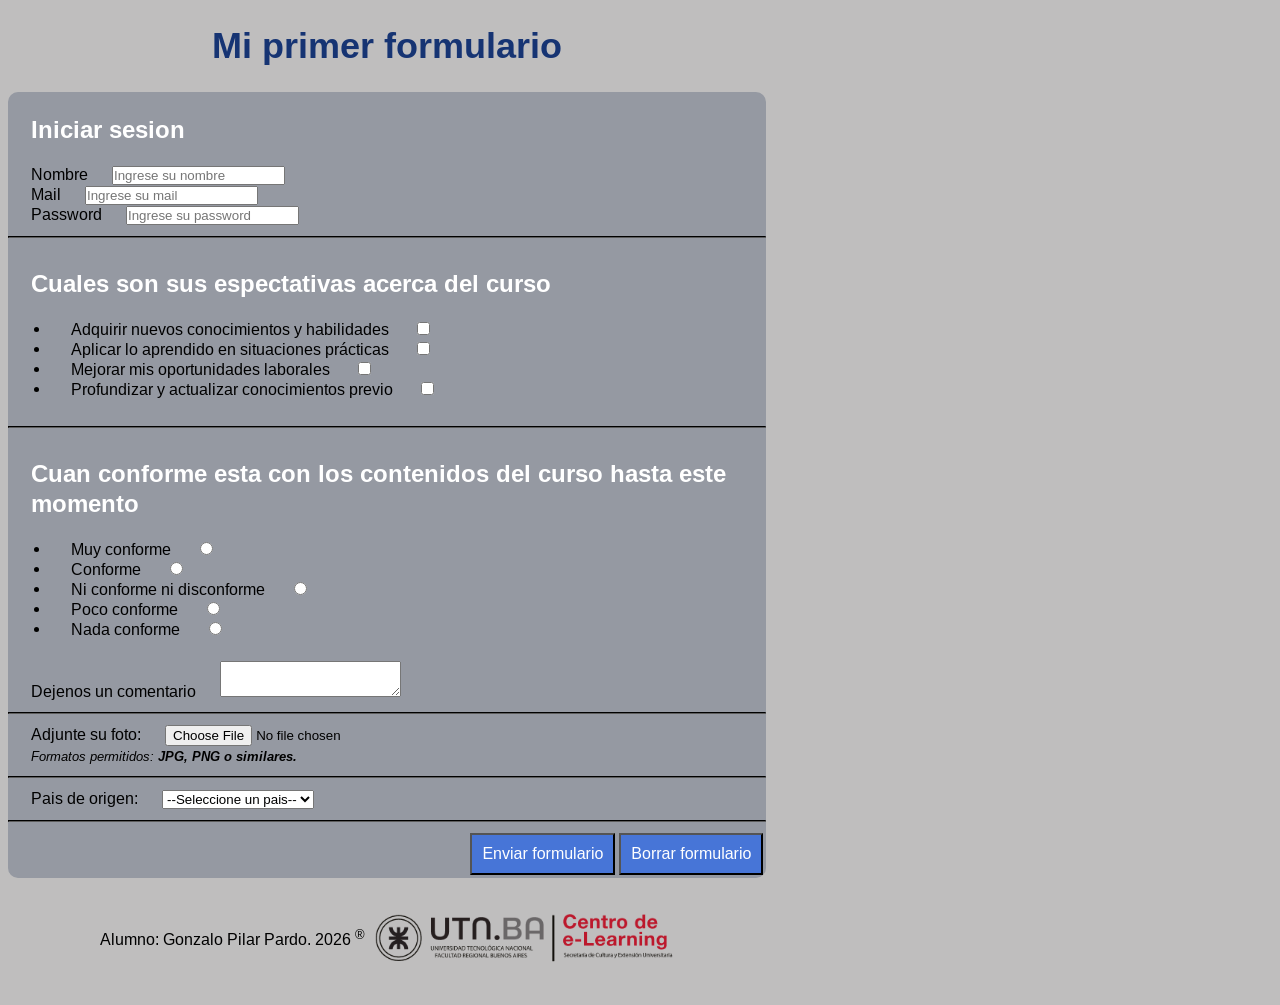
<file: Practica 1/index.html>
<!DOCTYPE html>
<html lang="es">
<head>
    <meta charset="UTF-8">
    <meta name="viewport" content="width=device-width, initial-scale=1.0">
    <title>Practica formulario</title>
    <link href="https://fonts.googleapis.com/css2?family=Arimo:wght@400;700&display=swap" rel="stylesheet">
    <link rel="stylesheet" href="./css/style.css">

</head>
<body>
    <h1>Mi primer formulario</h1>
    <form class="formulario">
        <section>
            <h2>Iniciar sesion</h2>
            <div>
                <label class="formulario_labels" for="nombre">Nombre</label>
                <input class="formulario_campo" type="text" name="nombre" id="nombre" placeholder="Ingrese su nombre">
            </div>
            <div>
                <label class="formulario_labels" for="mail">Mail</label>
                <input class="formulario_campo" type="email" name="mail" id="mail" placeholder="Ingrese su mail">
            </div>
            <div>
                <label class="formulario_labels" for="password">Password</label>
                <input class="formulario_campo" type="password" name="password" id="password" placeholder="Ingrese su password">
            </div>
        </section>
        <hr>
        <section>
            <h2>Cuales son sus espectativas acerca del curso</h2>
            <ul>
                <li>
                    <label class="formulario_labels_box" for="box">Adquirir nuevos conocimientos y habilidades</label>
                    <input class="formulario_check" type="checkbox" id="box1" name="box">
                </li>
                                <li>
                    <label class="formulario_labels_box" for="box">Aplicar lo aprendido en situaciones prácticas</label>
                    <input class="formulario_check" type="checkbox" id="box2" name="box">
                </li>
                <li>
                    <label class="formulario_labels_box" for="box">Mejorar mis oportunidades laborales</label>
                    <input class="formulario_check" type="checkbox" id="box3" name="box">
                </li>
                                <li>
                    <label class="formulario_labels_box" for="box">Profundizar y actualizar conocimientos previo</label>
                    <input class="formulario_check" type="checkbox" id="box4" name="box">
                </li>
            </ul>
        </section>
        <hr>
        <section>
            <h2>Cuan conforme esta con los contenidos del curso hasta este momento</h2>
            <ul>
                <li>
                    <div>
                        <label class="formulario_labels_radio" for="radio1">Muy conforme</label>
                        <input class="formulario_radio" type="radio" id="nivel" name="radio" >
                    </div>
                </li>
                <li>
                    <div>
                        <label class="formulario_labels_radio" for="radio2">Conforme</label>
                        <input class="formulario_radio" type="radio" id="radio2" name="radio">
                    </div>
                </li>
                <li>
                    <div>
                        <label class="formulario_labels_radio" for="radio3">Ni conforme ni disconforme</label>
                        <input class="formulario_radio" type="radio" id="radio3" name="radio">
                    </div>
                </li>
                <li>
                    <div>
                        <label class="formulario_labels_radio" for="radio4">Poco conforme</label>
                        <input class="formulario_radio" type="radio" id="radio4" name="radio">
                    </div>
                </li>
                <li>
                    <div>
                        <label class="formulario_labels_radio" for="radio5">Nada conforme</label>
                        <input class="formulario_radio" type="radio" id="radio5" name="radio">
                    </div>
                </li>
            </ul>
        </section>
        <section>
            <div>
                <label class="formulario_labels_radio" for="comentario">Dejenos un comentario</label>
                <textarea name="comentario" id="comentario"></textarea>
            </div>

        </section>
        <hr>
        <section>
            <div>
                <label for="archivo">Adjunte su foto:</label>
                <input type="file" id="archivo" name="archivo" accept="image/*"> 
                <br>
                <small><i>Formatos permitidos: <b>JPG, PNG o similares.</b></i></small>
            </div>
        </section>
        <hr>
        <section>
                    <div>
            <label for="country">Pais de origen:</label>
            <select name="country" id="country">
            
                <option value="Argentina">Argentina</option>
                <option value="Francia">Francia</option>
                <option value="Brasil">Brasil</option>
                <option value="" selected disabled>--Seleccione un pais--</option>
            </select>
        </div>
        </section>
        <hr>
        <section class="contenedor_botones">
            <button type="submit">Enviar formulario</button>
            <button type="reset">Borrar formulario</button>
        </section>
        
    </form>
    <footer>
        <span> Alumno: Gonzalo Pilar Pardo. 2026 <sup>&reg</sup></span>
        <img src="./img/Logo UTN Horizontal.png" alt="Logo e learning">
    </footer>
</body>
</html>
</file>
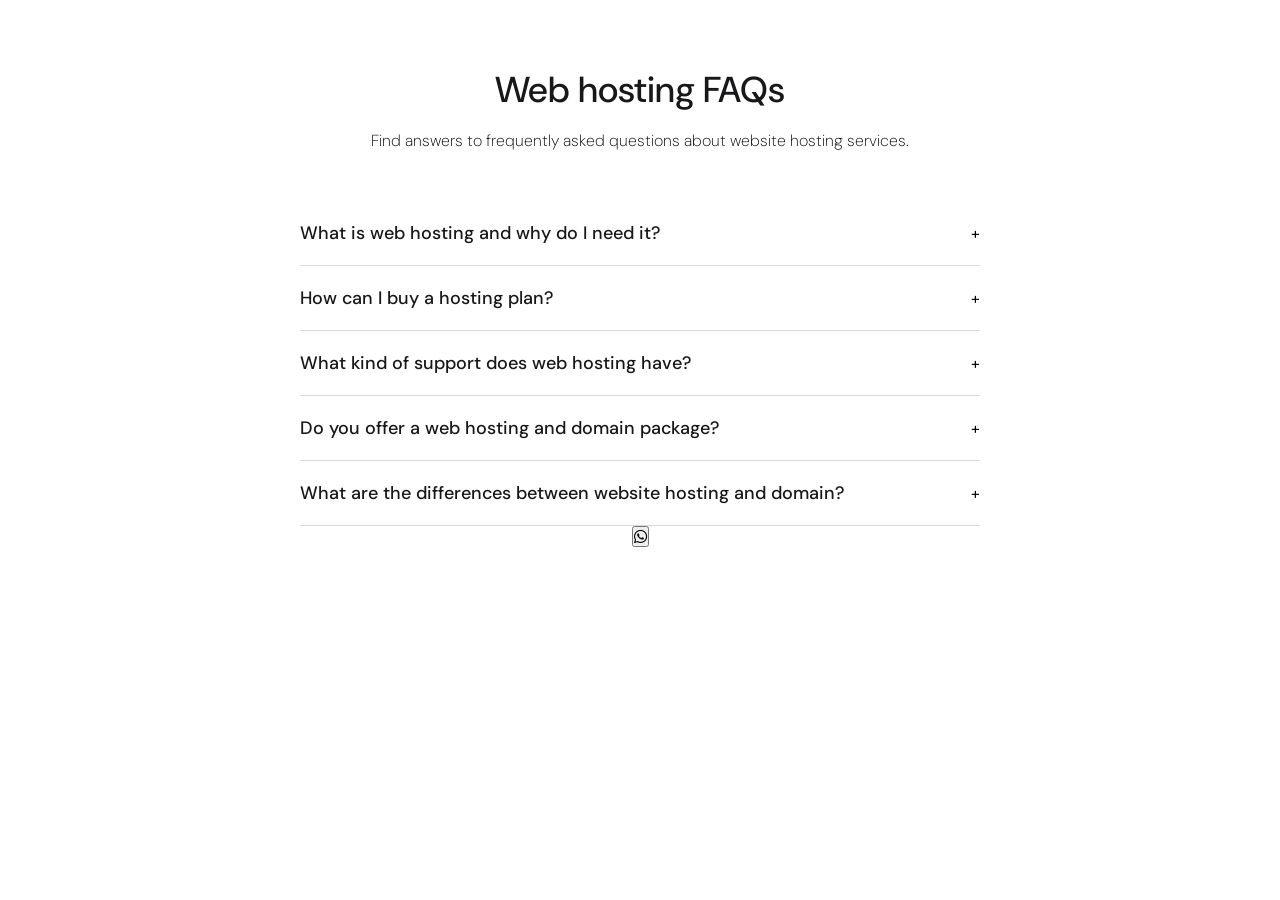
<file: Practica 2/index.html>
<!DOCTYPE html>
<html lang="en">
<head>
    <meta charset="UTF-8">
    <meta name="viewport" content="width=device-width, initial-scale=1.0">
    <title>Practica 2</title>
    <link rel="stylesheet" href="./CSS/style.css">
</head>
<body>
    <div class="clase_1">
         <h2>Web hosting FAQs</h2>
        <span >Find answers to frequently asked questions about website hosting services.</span>
        <div class="clase_1">
            <div class="clase_2">
                <h3>What is web hosting and why do I need it?</h3>
                <p>+</p>
            </div>
            <div class="clase_2">
                <h3>How can I buy a hosting plan?</h3>
                <p>+</p>
            </div>
            <div class="clase_2">
                <h3>What kind of support does web hosting have?</h3>
                <p>+</p>
            </div>
            <div class="clase_2">
                <h3>Do you offer a web hosting and domain package?</h3>
                <p>+</p>
            </div>
            <div class="clase_2">
                <h3>What are the differences between website hosting and domain?</h3>
                <p>+</p>
            </div>
            <button>
                <i class="bi bi-whatsapp"></i>
            </button>

        </div>
    </div>
   
    
</body>
</html>
</file>
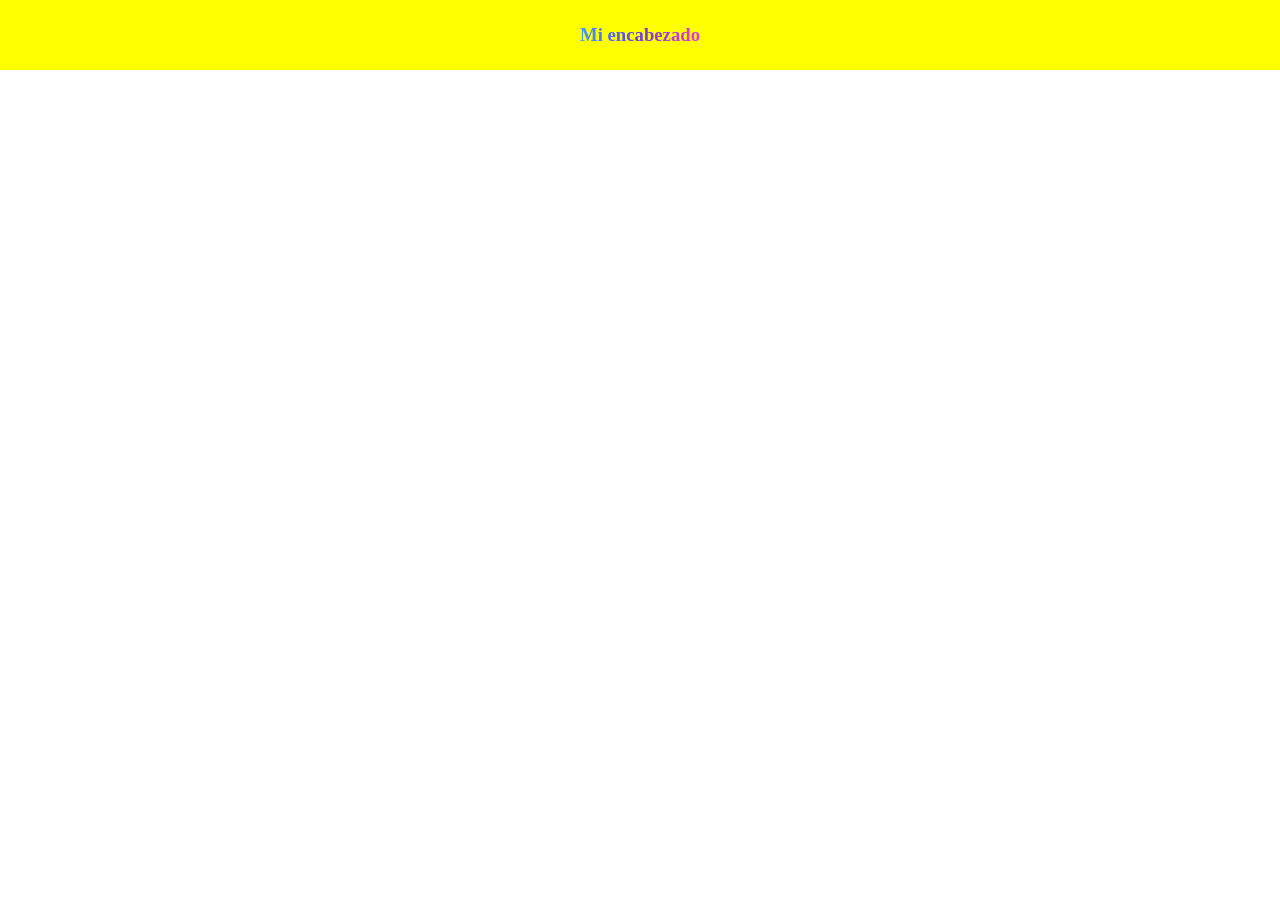
<file: Practica 3/index.html>
<!doctype html>
<html lang="en">
  <head>
    <meta charset="UTF-8" />
    <meta name="viewport" content="width=device-width, initial-scale=1.0" />
    <title>Document</title>
    <link rel="stylesheet" href="./style.css" />
  </head>
  <body>
    <header>
      
      <h3 class="titulo-degradado">Mi encabezado</h3>
      
      <!--
      <form class="search-form">
        <input placeholder="Escribe aqui para buscar.." />
        <button class="search-form__btn">
          <i class="bi bi-search"></i>
        </button>
      </form>
      <button>
        <i class="bi bi-chevron-right"></i>

      </button>
      <i class="bi bi-arrow-up-circle-fill"></i>
      <i class="bi bi-globe2"></i>
      <i class="bi bi-paperclip"></i>
      <i class="bi bi-gear-wide-connected"></i>
      <i class="bi bi-flower3"></i>
      <a href="https://commons.wikimedia.org/wiki/File:React-icon.svg">Facebook</a>
      <img src="https://upload.wikimedia.org/wikipedia/commons/a/a7/React-icon.svg" alt="React" />
       -->
  </body>
</html>
</file>
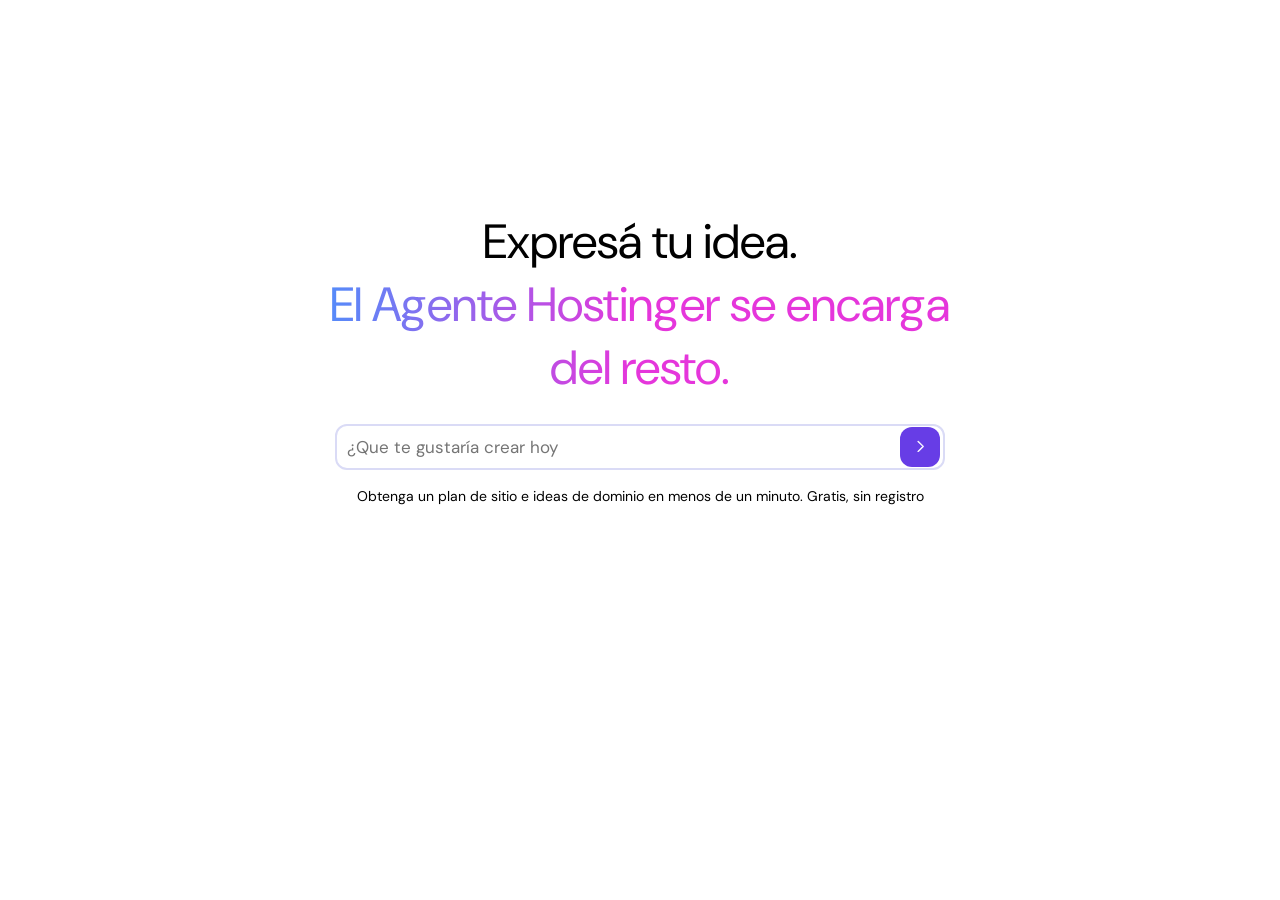
<file: Practica 3/Absolute/index.html>
<!doctype html>
<html lang="en">
  <head>
    <meta charset="UTF-8" />
    <meta name="viewport" content="width=device-width, initial-scale=1.0" />
    <title>Practica position - Absolute</title>
    <link rel="stylesheet" href="./style.css" />
  </head>
  <body>
    <header>
      <section class="search">
        <div class="content__serch">
          <h2 class="titulo">
            <span class="h2__span">Expresá tu idea.</span>
            <spam class="h2__gradient">El Agente Hostinger se encarga del resto.</spam>
          </h2>
          <form class="search-form">
            <input placeholder="¿Que te gustaría crear hoy" />
            <button class="search-form__btn" type="submit">
              <i class="bi bi-chevron-right"></i>
            </button>
          </form>
          <span class="subtitle">Obtenga un plan de sitio e ideas de dominio en menos de un minuto. Gratis, sin registro</span>
        </div>

      </section>
  </body>
</html>
</file>
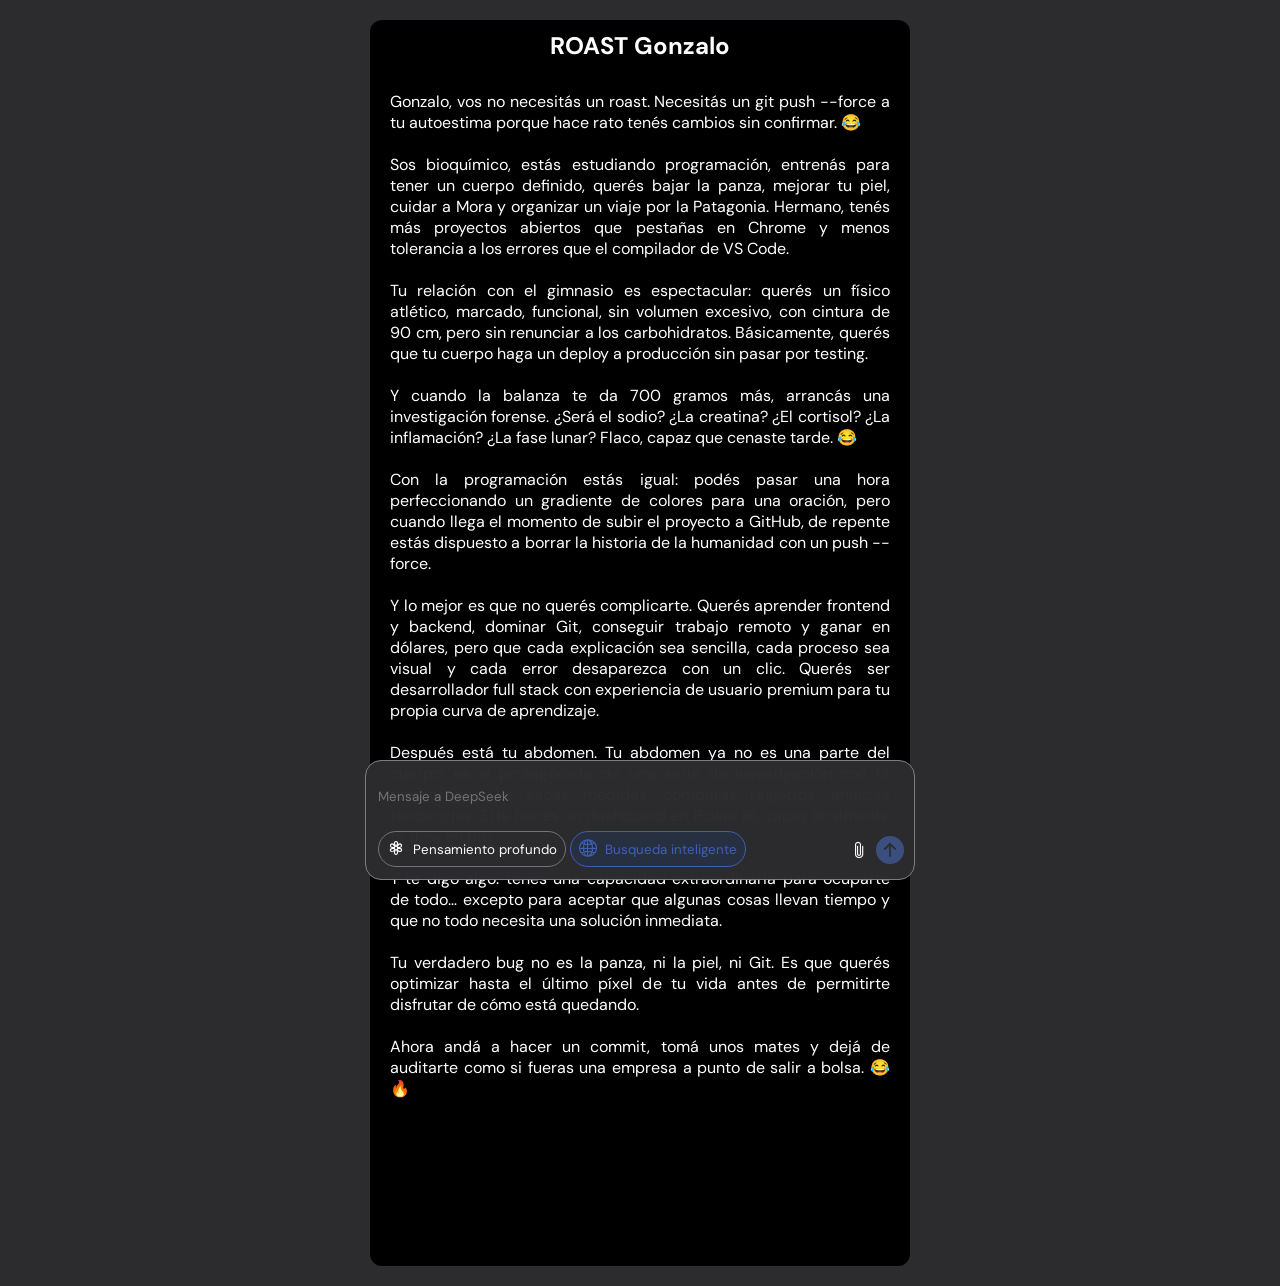
<file: Practica 3/Fixed/index.html>
<!DOCTYPE html>
<html lang="en">
<head>
    <meta charset="UTF-8">
    <meta name="viewport" content="width=device-width, initial-scale=1.0">
    <title>Practica 3 - Fixed</title>
    <link rel="stylesheet" href="./style.css">
</head>
<body>
    <section class="conteiner">
        <div class="roast" >
            <h1>ROAST Gonzalo</h1>
            <p >Gonzalo, vos no necesitás un roast. Necesitás un git push --force a tu autoestima porque hace rato tenés cambios sin confirmar. 😂<br><br>

                    Sos bioquímico, estás estudiando programación, entrenás para tener un cuerpo definido, querés bajar la panza, mejorar tu piel, cuidar a Mora y organizar un viaje por la Patagonia. Hermano, tenés más proyectos abiertos que pestañas en Chrome y menos tolerancia a los errores que el compilador de VS Code.<br><br>

                    Tu relación con el gimnasio es espectacular: querés un físico atlético, marcado, funcional, sin volumen excesivo, con cintura de 90 cm, pero sin renunciar a los carbohidratos. Básicamente, querés que tu cuerpo haga un deploy a producción sin pasar por testing.<br><br>

                    Y cuando la balanza te da 700 gramos más, arrancás una investigación forense. ¿Será el sodio? ¿La creatina? ¿El cortisol? ¿La inflamación? ¿La fase lunar? Flaco, capaz que cenaste tarde. 😂<br><br>

                    Con la programación estás igual: podés pasar una hora perfeccionando un gradiente de colores para una oración, pero cuando llega el momento de subir el proyecto a GitHub, de repente estás dispuesto a borrar la historia de la humanidad con un push --force.<br><br>

                    Y lo mejor es que no querés complicarte. Querés aprender frontend y backend, dominar Git, conseguir trabajo remoto y ganar en dólares, pero que cada explicación sea sencilla, cada proceso sea visual y cada error desaparezca con un clic. Querés ser desarrollador full stack con experiencia de usuario premium para tu propia curva de aprendizaje.<br><br>

                    Después está tu abdomen. Tu abdomen ya no es una parte del cuerpo: es el protagonista de una serie de investigación con 14 temporadas. Le sacás medidas, comparás registros, analizás tendencias. Si le hacés un dashboard en Power BI, capaz finalmente te deja en paz.<br><br>

                    Y te digo algo: tenés una capacidad extraordinaria para ocuparte de todo… excepto para aceptar que algunas cosas llevan tiempo y que no todo necesita una solución inmediata.<br><br>

                    Tu verdadero bug no es la panza, ni la piel, ni Git. Es que querés optimizar hasta el último píxel de tu vida antes de permitirte disfrutar de cómo está quedando.<br><br>

                    Ahora andá a hacer un commit, tomá unos mates y dejá de auditarte como si fueras una empresa a punto de salir a bolsa. 😂🔥<br><br><br><br><br><br><br><br></p>
        </div>

    <div class="conteiner-msj">
        <form action="">
            <input class="fixed" placeholder="Mensaje a DeepSeek">
                <div >
                    <div class="conteiner__btn">
                        <button class="btn pensamiento"  >
                            <i class="bi bi-flower3"></i>
                            <span>Pensamiento profundo</span>
                        </button>
                        
                        <button class="btn busqueda">
                            <i class="bi bi-globe2"></i>
                            <span>Busqueda inteligente</span>
                        </button>

                    </div>
                    <div class="conteiner__icon">
                        <i class="bi bi-paperclip"></i>
                        <button type="submit"><i class="bi bi-arrow-up-circle-fill"></i></button>
                    </div>
                </div>
        </form>

    </div>
    </section>
    
</body>
</html>
</file>
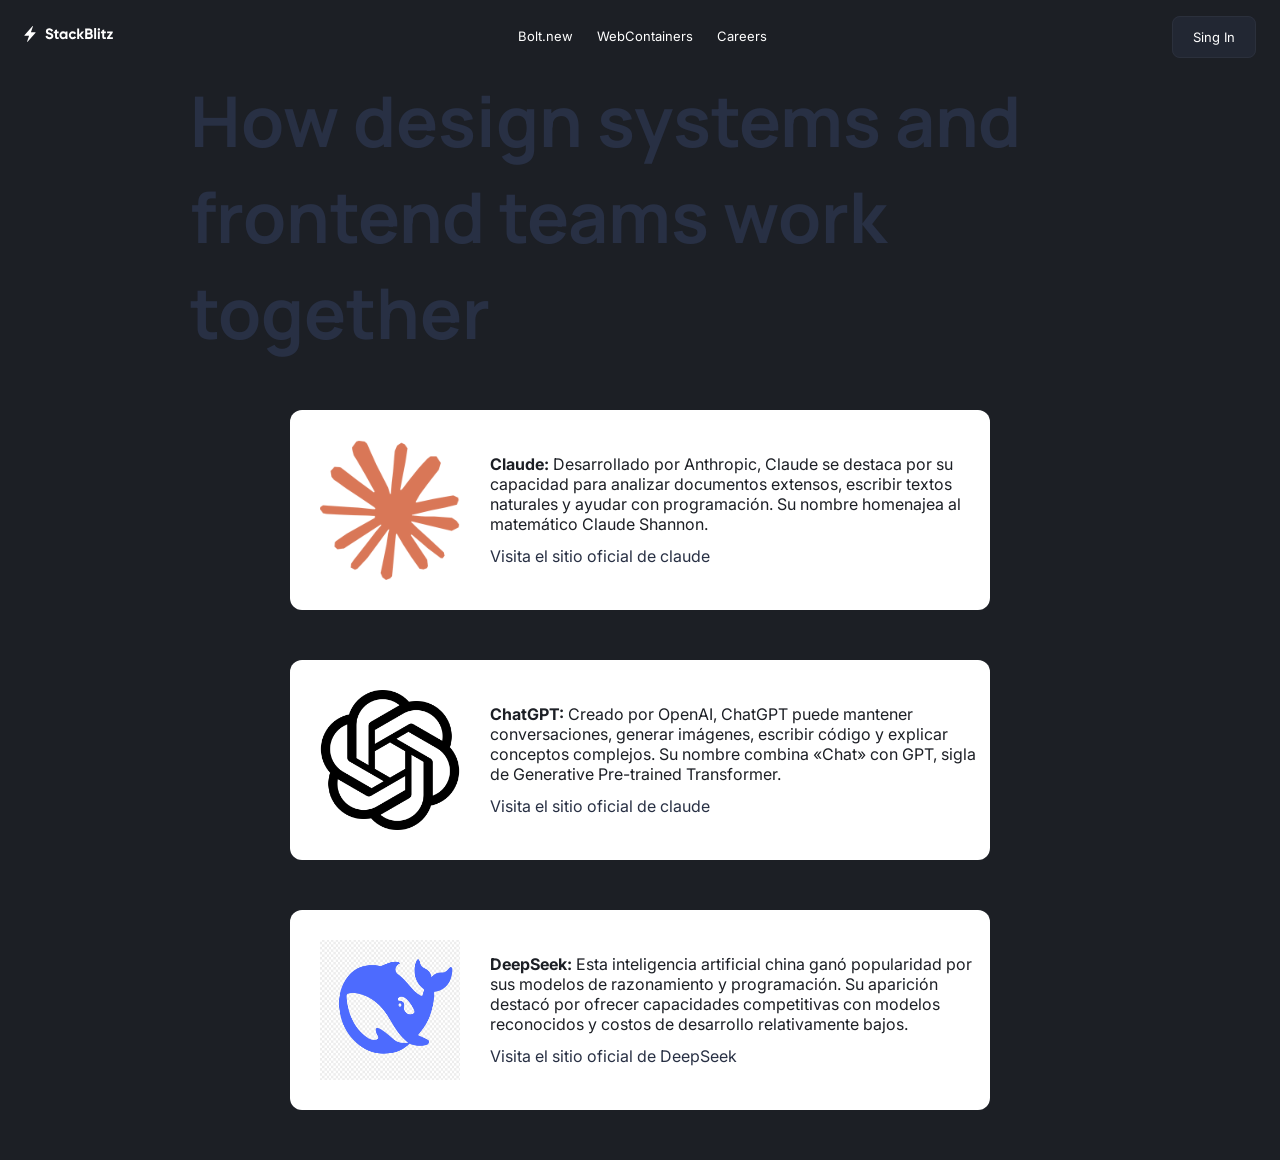
<file: Practica 3/Sticky/index.html>
<!DOCTYPE html>
<html lang="en">
<head>
    <meta charset="UTF-8">
    <meta name="viewport" content="width=device-width, initial-scale=1.0">
    <title>StackBlizt</title>

    <link rel="stylesheet" href="./style.css">
</head>
<body>
    <header>
        <a href="" class="icon">
            <svg xmlns="http://www.w3.org/2000/svg" width="89" height="18" viewBox="0 0 89 18" fill="none">
            <path d="M5.0003 11.0343C5.06715 10.8396 4.92245 10.6369 4.71655 10.6369H0.664991C0.406624 10.6369 0.269099 10.332 0.440083 10.1383L8.39149 1.1308C8.60874 0.884698 9.0067 1.1162 8.90016 1.42671L6.99902 6.96723C6.9322 7.16196 7.0769 7.3646 7.28278 7.3646H11.3349C11.5933 7.3646 11.7308 7.66948 11.5598 7.86317L3.60745 16.8693C3.39016 17.1154 2.99224 16.8838 3.09882 16.5733L5.0003 11.0343Z" fill="currentColor"/>
            <path d="M25.56 14.2098C27.795 14.2098 29.37 13.0098 29.37 11.0448C29.37 8.89981 27.6 8.34481 25.935 7.8198C24.345 7.3398 23.94 6.99481 23.94 6.3498C23.94 5.7498 24.45 5.2998 25.32 5.2998C26.385 5.2998 26.955 5.8548 27.33 6.6498L29.07 5.6448C28.365 4.1748 27.045 3.2898 25.32 3.2898C23.52 3.2898 21.87 4.4298 21.87 6.4098C21.87 8.4048 23.43 9.07981 25.035 9.54481C26.595 9.9948 27.3 10.2948 27.3 11.0748C27.3 11.6598 26.865 12.1848 25.62 12.1848C24.315 12.1848 23.58 11.5548 23.205 10.5798L21.435 11.6148C22.005 13.1748 23.415 14.2098 25.56 14.2098Z" fill="currentColor"/>
            <path d="M34.7004 8.3598V6.4998H33.0054V4.3998L31.0704 4.9848V6.4998H29.7654V8.3598H31.0704V11.4798C31.0704 13.5048 31.9854 14.2998 34.7004 13.9998V12.2448C33.5904 12.3048 33.0054 12.2898 33.0054 11.4798V8.3598H34.7004Z" fill="currentColor"/>
            <path d="M41.5303 6.4998V7.3848C40.9903 6.7098 40.1803 6.2898 39.0853 6.2898C37.0903 6.2898 35.4403 8.0148 35.4403 10.2498C35.4403 12.4848 37.0903 14.2098 39.0853 14.2098C40.1803 14.2098 40.9903 13.7898 41.5303 13.1148V13.9998H43.4653V6.4998H41.5303ZM39.4453 12.3648C38.2603 12.3648 37.3753 11.5098 37.3753 10.2498C37.3753 8.9898 38.2603 8.1348 39.4453 8.1348C40.6453 8.1348 41.5303 8.9898 41.5303 10.2498C41.5303 11.5098 40.6453 12.3648 39.4453 12.3648Z" fill="currentColor"/>
            <path d="M48.79 14.2098C50.26 14.2098 51.535 13.4298 52.18 12.2598L50.5 11.2998C50.2 11.9148 49.555 12.2898 48.775 12.2898C47.62 12.2898 46.765 11.4348 46.765 10.2498C46.765 9.0498 47.62 8.1948 48.775 8.1948C49.54 8.1948 50.185 8.5848 50.485 9.1998L52.15 8.2248C51.535 7.0698 50.26 6.2898 48.79 6.2898C46.51 6.2898 44.83 8.0148 44.83 10.2498C44.83 12.4848 46.51 14.2098 48.79 14.2098Z" fill="currentColor"/>
            <path d="M60.1184 13.9998L57.0134 10.2048L60.0284 6.4998H57.7184L55.1384 9.79981V3.4998H53.2034V13.9998H55.1384V10.5948L57.8684 13.9998H60.1184Z" fill="currentColor"/>
            <path d="M67.5192 8.55481C68.1342 8.0598 68.5092 7.3548 68.5092 6.4548C68.5092 4.69981 67.0842 3.4998 65.3142 3.4998H61.1742V13.9998H65.6292C67.4442 13.9998 68.8992 12.7548 68.8992 10.9548C68.8992 9.8598 68.3592 9.0348 67.5192 8.55481ZM65.3142 5.4348C65.9742 5.4348 66.4392 5.9298 66.4392 6.5898C66.4392 7.2498 65.9592 7.7448 65.3142 7.7448H63.2442V5.4348H65.3142ZM65.6292 12.0648H63.2442V9.58981H65.6292C66.3342 9.58981 66.8442 10.1148 66.8442 10.8198C66.8442 11.5398 66.3342 12.0648 65.6292 12.0648Z" fill="currentColor"/>
            <path d="M70.1662 13.9998H72.1012V3.0498H70.1662V13.9998Z" fill="currentColor"/>
            <path d="M74.8323 5.5998C75.4923 5.5998 76.0323 5.0598 76.0323 4.4148C76.0323 3.7698 75.4923 3.2148 74.8323 3.2148C74.1873 3.2148 73.6473 3.7698 73.6473 4.4148C73.6473 5.0598 74.1873 5.5998 74.8323 5.5998ZM73.8723 13.9998H75.8073V6.4998H73.8723V13.9998Z" fill="currentColor"/>
            <path d="M81.8684 8.3598V6.4998H80.1734V4.3998L78.2384 4.9848V6.4998H76.9334V8.3598H78.2384V11.4798C78.2384 13.5048 79.1534 14.2998 81.8684 13.9998V12.2448C80.7584 12.3048 80.1734 12.2898 80.1734 11.4798V8.3598H81.8684Z" fill="currentColor"/>
            <path d="M85.5437 12.1848L88.7237 7.7898V6.4998H83.0987V8.3148H86.1137L82.9487 12.7098V13.9998H88.8737V12.1848H85.5437Z" fill="currentColor"/>
            </svg>
        </a>
        <nav>
            <a href="">Bolt.new</a>
            <a href="">WebContainers</a>
            <a href="">Careers</a>
        </nav>
        <div class="header-actions">
            <a href="" class="btn-login">Sing In</a>
            <button class="btn-menu">Menu</button>
        </div>
    </header>
    <main>
        <section class="title">
            <h1> How design systems and frontend teams work together</h1>
        </section>
        <section>
            <div class="conteiner">
                <img src="./IMG/claude.png" alt="claude">
                <div>
                    <span><strong>Claude: </strong>Desarrollado por Anthropic, Claude se destaca por su capacidad para analizar documentos extensos, escribir textos naturales y ayudar con programación. Su nombre homenajea al matemático Claude Shannon.</span>
                    <a class="web" href="https://claude.ai/new" target="_blank">Visita el sitio oficial de claude</a>
                </div>
            </div>
            <div class="conteiner">
                <img src="./IMG/GPT.png" alt="chatGPT">
                <div>
                    <span><strong>ChatGPT: </strong>Creado por OpenAI, ChatGPT puede mantener conversaciones, generar imágenes, escribir código y explicar conceptos complejos. Su nombre combina «Chat» con GPT, sigla de Generative Pre-trained Transformer.</span>
                    <a class="web" href="https://chatgpt.com/" target="_blank">Visita el sitio oficial de claude</a>
                </div>    
            </div>
            <div class="conteiner">
                <img class="DS" src="./IMG/DS_c.png" alt="DeepSeek">
                <div>
                    <span><strong>DeepSeek: </strong>Esta inteligencia artificial china ganó popularidad por sus modelos de razonamiento y programación. Su aparición destacó por ofrecer capacidades competitivas con modelos reconocidos y costos de desarrollo relativamente bajos.</span>
                    <a class="web" href="https://www.deepseek.com/en/" target="_blank">Visita el sitio oficial de DeepSeek</a>
                </div>    
            </div>

        </section>
    </main>
</body>
</html>
</file>
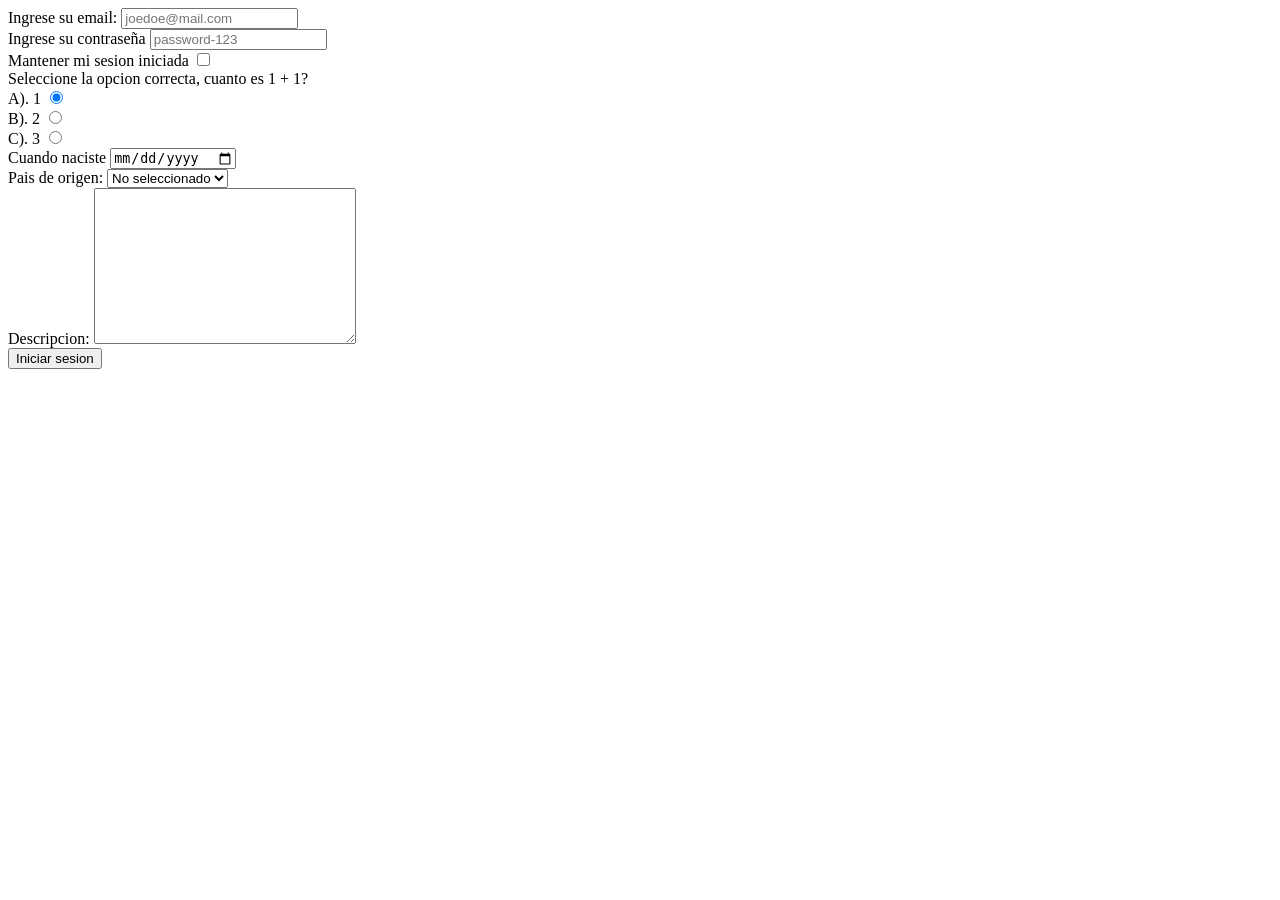
<file: Practica 1/iniciar-sesion.html>
<!DOCTYPE html>
<html lang="en">
<head>
    <meta charset="UTF-8">
    <meta name="viewport" content="width=device-width, initial-scale=1.0">
    <title>Document</title>
</head>
<body>
     <!-- 
    Formularios 
    -->
    <!-- 
    Iniciar sesion
        - mail
        - password
    -->
    <form>
        <div>
            <!-- Describir / dar instrucciones de que debe colocarse en un x campo -->
            <!-- Siempre que tengas un input deberia haber un label -->
            <label for="email">Ingrese su email:</label>

            <!-- 
            Con input creamos campos del formulario
            Los campos pueden ser de distintos tipos
            -->
            <input type="email" id="email" name="email" placeholder="joedoe@mail.com">
        </div>
        <div>
            <label for="password">Ingrese su contraseña</label>
            <input type="password" id="password" name="password" placeholder="password-123">
        </div>



        <div>
            <label for="mantener-sesion">Mantener mi sesion iniciada</label>
            <input type="checkbox" name="mantener-sesion" id="mantener-sesion">
        </div>

        <!-- 
        input radio sirve para hacer seleccion unica
        -->
        <div>
            <label>Seleccione la opcion correcta, cuanto es 1 + 1?</label>
            <div>
                <label for="opcion-a">A). 1</label>
                <input type="radio" id="opcion-a" name="pregunta-capcha" checked>
            </div>
            <div>
                <label for="opcion-b">B). 2</label>
                <input type="radio" id="opcion-b" name="pregunta-capcha">
            </div>
            <div>
                <label for="opcion-c">C). 3</label>
                <input type="radio" id="opcion-c" name="pregunta-capcha">
            </div>
        </div>

        <div>
            <label for="birthday">Cuando naciste</label>
            <input type="date" >
        </div>

        <div>
            <label for="country">Pais de origen:</label>
            <select name="country" id="country">
            
                <option value="">Argentina</option>
                <option value="">Francia</option>
                <option value="">Brasil</option>
                <option value="" selected disabled>No seleccionado</option>
            </select>
        </div>

        <div>
            <label for="description">Descripcion:</label>
            <textarea name="description" id="description" rows="10" cols="30" ></textarea>
        </div>


        <!-- type submit dentro de un form activa el envio de ese form -->
        <button type="submit">Iniciar sesion</button>
    </form>


</body>
</html>
</file>
<file: Practica 1/css/style.css>
:root{
    --color_principal_oscuro:#163473;
    --color_principal:#4775d7;
    --color_fondo:#9599a2;
    --color_fondo_oscuro:#090909;
    --color_blanco:#fff;
    --color_negro:hsl(0, 0%, 0%);
    --color_gris:#bfbebe;

    --fuente_principal:'Arimo'

}
*{
    box-sizing: border-box;
}

html {
    box-sizing: border-box;
    font-size: 62.5%; 
}


body {
    background-color: var(--color_gris);
    font-family: var(--fuente_principal);
    font-size: 1.6rem;
    font-weight: 400;
}

form {
    background-color:var(--color_fondo);
    border-radius: 1rem;
    width: 60%;
    align-items: center;
}

h1 {
    color: var(--color_principal_oscuro);
    text-align: center;
    font-size: 3.6rem;
    font-weight: 700;
    width: 60%;
}
h2 {
    color: var(--color_blanco);
    text-align: left;
    font-size: 2.5 rem;
    margin: 2rem 2rem;
    font-weight: 700;
}
hr{
    border-color: var(--color_fondo_oscuro);
}

footer {
    display: flex;
    justify-content: center;
    align-items: center;
    gap: 10px;
    padding: 3rem;
    width: 60%;
}
img {
    width: 30rem;
    height: auto;
}

label, small{
    margin:2rem;
}

button {
    background-color:var(--color_principal);
    color: var(--color_blanco);
    font-size: 1.6rem;
    padding: 1rem;

}
.contenedor_botones {
    text-align: right;
}

button:hover {
    background-color: var(--color_principal_oscuro);
}
.formulario_labels, .formulario_campo {
    padding: 0;
    margin: 1 rem;
}
section{
    padding: 0.3rem;
}
</file>
<file: Practica 3/Sticky/style.css>
@import url('https://fonts.googleapis.com/css2?family=Inter:ital,opsz,wght@0,14..32,100..900;1,14..32,100..900&display=swap');
@import url('https://fonts.googleapis.com/css2?family=Manrope:wght@200..800&display=swap');

*{
    font-family: "Inter", sans-serif;
    box-sizing: border-box;
    padding: 0;
    margin: 0;
}

body{
    background-color: #1C1F25;
}

a{
    text-decoration: none;
    color: white
}

header{
    display: flex;
    justify-content: space-between;
    align-items: center;
    height: 72px;
    padding: 0 24px;
    position: sticky;
    top: 0;
    z-index: 10;
    background-color: #1C1F25
}

nav{
    display: flex;
    gap: 24px;
}

/* Las anclas que sean hijas del nav */
nav a{
    font-size: 13px;
}

.btn-login{
    background-color: #222733;
    border: 1px solid #2B303C;
    border-radius: 8px;
    padding: 12px 20px;
    font-size: 13px;
}

/* 
Cuando estemos con el cursor encima del elemento los estilos seran 
*/
.btn-login:hover{
    background-color: #283044;
    border: 1px solid #373E52;
}

.icon svg{
 /*    width: 107px;
    height: 32px; */
}

.btn-menu{
    display: none;
}

/*-------------------Aca empieza-------------------*/
/* Generales */

/* Etiquetas */

main{
    display: flex;
    flex-direction: column;
    justify-content: center;
    align-items: center;
}

h1{
    font-family: Manrope;
    color: #283044;
    font-size: 70px;
    width: 900px;
}

img{
    height: 200px;
    width: 200px;
    padding: 30px;
}

/* Clases */

.conteiner{
    color:#1C1F25;
    border-radius: 12px;
    background:white;
    display: flex;
    flex-direction: row;
    justify-content: center;
    align-items: center;
    width: 700px;
    margin: 50px;
}

.conteiner  div {
    display: flex;
    flex-direction: column;
    gap: 12px;
    color:#1C1F25

}

.web {
    color: #283044;
    text-decoration: none;
}
</file>
<file: Practica 2/CSS/style.css>
@import url('https://fonts.googleapis.com/css2?family=DM+Sans:ital,opsz,wght@0,9..40,100..1000;1,9..40,100..1000&display=swap');
@import url("https://cdn.jsdelivr.net/npm/bootstrap-icons@1.13.2/font/bootstrap-icons.min.css");
:root{
    --color_fuente_principal:#18181A;
    --color_fuente_secundario:#000000;
    --color-linea:#ddd9d9;
}

*{
    font-family: 'DM Sans',sans-serif;
    box-sizing: border-box;
    padding: 0;
    margin: 0;
}

h2{
    font-size: 36px;
    color: var(--color_fuente_principal);
    margin:20px;
    font-weight: 500;
    line-height:40px
    
    
}
body{
   margin: 50px 300px;
}

span{
    font-size: 16px;
    color: var(--color_fuente_secundario);
    font-weight: 200;
    margin-bottom: 50px;
}

h3{
    font-size: 18px;
    color: var(--color_fuente_principal);
    font-weight: 500;
}

.clase_1{
    display: flex;
    flex-direction: column;
    justify-content: center;
    align-items: center;
    width: 100%;



}
.clase_2{
    display: flex;
    flex-direction: row;
    width: 100%;
    justify-content: space-between;
    align-items: center;
    border-bottom: var(--color-linea) solid 1px;
    padding: 20px 0px;

}
@media screen and (max-width:600px) {
    body{
        font-family: Arial, Helvetica, sans-serif;
        color: red;
    }
    
}
</file>
<file: Practica 3/style.css>
@import url("https://cdn.jsdelivr.net/npm/bootstrap-icons@1.13.2/font/bootstrap-icons.min.css");

:root {
  --color-primario: #4692f8 --color-secundario: #7b3ce4;
  --color-exito: #198754;
  --color-peligro: #dc3545;
  --color-advertencia: #ffc107;
  --color-info: #0dcaf0;
  --color-luz: #f8f9fa;
  --color-oscuro: #212529;

  --color-fondo: var(--color-luz);
  --color-texto: var(--color-oscuro);
}
* {
  box-sizing: border-box;
  margin: 0;
  padding: 0;
}

@keyframes to-right {
  0% {
    transform: translateX(-200px);
    opacity: 0;
  }
  100% {
    transform: translateX(0);
    opacity: 1;
  }
}

.title {
  font-family: sans-serif;
  animation-name: to-right;
  animation-duration: 500ms;
  animation-timing-function: linear;
}

.padre {
  height: 100vh;
  background-color: greenyellow;

  display: flex;
  justify-content: center;
  align-items: center;
  gap: 20px;
  margin-top: 100px;
  margin-bottom: 100px;

  position: relative;
}

.hijo {
  width: 200px;
  height: 300px;
  border: 1px solid black;
  border-radius: 10px;
}

.hijo-1 {
  background-color: red;
}

.hijo-2 {
  background-color: blue;

  transition: 100ms linear;
}

/* 
Una transicion es un cambio de estado a lo largo del tiempo
*/
.hijo-2:hover {
  background-color: blueviolet;
  transition: 300ms ease-out;
  width: 300px;
  /*  transform: translateY(-100px); */

  /*  transform: scale(1.5); */
  transform: rotate(45deg);
}

.hijo-3 {
  background-color: cadetblue;
  /*  z-index: 2; */
}

/* 
POSITION: 
Nos permite ajustar ciertos comportamientos de los elementos.
Esto lo vamos a usar complementado con flexbox, si algo no podemos hacerlo con flexbox nos ayudaremos de position

Existen 5 tipos de position:
Static:
    Todos los elementos del navegador por defecto tienen position static, por ende no tiene un comportamiento en particular, es como si no hiciera nada.


Relative: Permite posicionar a un elemento desde su posicion original
    
Absolute: 
    Permite posicionar un elemento de forma libre sin tener en cuenta la posicion original
    El absolute tiene un marco (define desde donde se mueve el absolute)
        El absolute ira a buscar a los padres cercanos hasta encontrar aquel que tenga un position distinto de static
        - Sino lo encuentra su marco sera el viewport
Fixed:
    Permiten anclar algo al viewport, por mas que scrollee siempre sera visible en el viewport
Sticky:
    siempre queda encerrado en el padre

Cuando el position es distinto de static se activan las propiedades TOP, BOTTOM, RIGHT, LEFT
TOP es mas importante que BOTTOM
LEFT es mas importante que RIGHT
Si vos pones top y al mismo tiempo bottom, bottom sera ignorado, por ende no vale la pena usar top y bottom en el mismo elemento.

PRO TIP: USEN EL POSITION TAN POCO COMO PUEDAN
*/

header {
  background-color: yellow;
  height: 70px;
  display: flex;
  align-items: center;
  justify-content: center;
  padding: 10px;
  position: sticky;
  top: 0;
  z-index: 1000;
}

.search-form {
  width: 600px;
  position: relative;
  display: flex;
  align-items: center;
}

.search-form input {
  width: 100%;
  border: none;
  padding: 10px 40px 10px 16px;
  box-shadow: 0px 1px 3px rgba(0, 0, 0, 0.241);
  border-radius: 2px;
}

.search-form__btn {
  position: absolute;
  right: 16px;
  background-color: transparent;
  border: none;
}

.opciones {
  width: 800px;
  height: 50px;
  border-radius: 10px;
  background-color: black;
  margin: 0 auto;
  position: sticky;
  top: 100px;
  z-index: 1000;
}

.spinner-container {
  display: flex;
  justify-content: center;
  align-items: center;
  height: 300px;
}

/* 
Esta es la forma de definir una animacion
*/
@keyframes loading-spinner {
  0% {
    transform: rotate(0deg);
  }
  100% {
    transform: rotate(360deg);
  }
}

.spinner {
  width: 50px;
  height: 50px;
  border-radius: 100%;
  background-color: transparent;
  border-top: black 1px solid;
  animation-name: loading-spinner;
  animation-duration: 1s;
  animation-iteration-count: infinite;
  animation-timing-function: linear;
}

.titulo-degradado {
  -webkit-text-fill-color: transparent;
  color: rgba(0, 0, 0, 0);
  background: linear-gradient(
      -87.63deg,
      rgb(229, 54, 219) 6.95%,
      rgb(103, 61, 230) 51.17%,
      rgb(58, 176, 255) 109.29%
    )
    text;
}
</file>
<file: Practica 3/Absolute/style.css>
@import url("https://cdn.jsdelivr.net/npm/bootstrap-icons@1.13.2/font/bootstrap-icons.min.css");
@import url("https://fonts.googleapis.com/css2?family=DM+Sans:ital,opsz,wght@0,9..40,100..1000;1,9..40,100..1000&display=swap");

/* Generales */

:root {
  --color-fondo-1: #cac9ff;
  --color-fondo-2: #f1f1ff;
  --color-btn:#673DE6;
  --color-degredient-1: #e536db;
  --color-degredient-2: #e536db; 
  --color-degredient-3: #3a9bff;
  --color-borde-input:  #dadbf6;
  --blanco:#ffffff;
  --negro:#000000;
}

* {
  box-sizing: border-box;
  font-family: "DM Sans", sans-serif;
  margin: 0;
  padding: 0;
}

/* Etiquetas */

section {
  display: flex;
  justify-content: center;
  align-items: center;
  text-align: center;
  flex-direction: column;
  background-image: url(https://www.hostinger.com/cdn-cgi/imagedelivery/LqiWLm-3MGbYHtFuUbcBtA/280d07ab-6324-4398-2c83-333b237a6b00/sharpen=0);
  background-repeat: no-repeat;
  background-size: cover;
  height: 800px;
  width: 100%;
}

h2{
  display: flex;
  flex-direction: column;  
  justify-content: center;
  align-items: center;
  font-size: 48px;
  font-weight: 400;
  padding: 10px;
}

input{
  width: 100%;
  height: 46px;
  border-radius: 12px;
  margin: 15px;
  border: var(--color-borde-input) solid 2px;
  padding: 10px;
  font-size: 17px;
  color: var(--negro);
}

/* Clases */

.h2__gradient{
  -webkit-text-fill-color: transparent;
  background: linear-gradient(
      -87.63deg,
      var(--color-degredient-1) 6.95%,
      var(--color-degredient-2) 51.17%,
      var(--color-degredient-3) 109.29%
    )
    text;
}

.content__serch{
  height: 50%;
  width: 50%;
}

.subtitle{
  font-size: 14px;
}

.search-form{
  display: flex;
  align-items: center;
  flex-direction: row;
  position: relative;  /*Aca le cambio la posicion de Static (por defecto) a otra (relavive en este caso)*/
}

.search-form__btn{
  position: absolute;
  border-radius: 12px;
  background-color: var(--color-btn);
  color: white;
  height: 40px;
  width: 40px;
  right: 20px;
  border: none;
  cursor: pointer;
  -webkit-text-stroke: 0.5px
}
</file>
<file: Practica 3/Fixed/style.css>
@import url("https://cdn.jsdelivr.net/npm/bootstrap-icons@1.13.2/font/bootstrap-icons.min.css");
@import url("https://fonts.googleapis.com/css2?family=DM+Sans:ital,opsz,wght@0,9..40,100..1000;1,9..40,100..1000&display=swap");

/* Generales */

:root{
  --fondo_fixed:#2C2C2E;
  --icono_enviar:#3C5081;
  --fondo_btn_select:#283142;
  --text_selected:#4061BB;
  --placeholder:#72767C;
  
}

* {
  box-sizing: border-box;
  margin: 0;
  padding: 0;
  font-family: 'DM Sans';
}

/* Etiquetas */

body{
  background: var(--fondo_fixed);
}

h1{
padding:10px;
}

span{
  color:white;
}

input{
  width: 300px;
  height: 70px;
  position: relative;
  border: none;
  background: transparent;
  outline: none;
  color:white;
}

i {
  font-size: 18px;
  background: transparent;
  color: white;
  font-size: 18px

}

p{
  padding: 20px;
  text-align: justify;
}

/* Clases */

.conteiner{
  display:flex;
  flex-direction: column;
  text-align: center;
  justify-content: center;
  align-items: center;
  position: relative;  /*Aca le cambio la posicion de Static (por defecto) a otra (relavive en este caso)*/
  margin: 20px;
}

.roast{
  width: 540px;
  background: black;
  color: white;
  border-radius: 12px;
}

.conteiner-msj {
  position: fixed;
  display: flex;
  flex-direction: column;
  width: 550px;
  height: 120px;
  border: 1px solid gray;
  border-radius: 16px;
  bottom: 20px;
  opacity: 0.99;
  background: var(--fondo_fixed);
}

.fixed{
  display: flex;
  flex-direction: row;
  position: relative;
  width: 100%;
  height: 70px;
  padding: 12px;
}

.conteiner__btn {
  position: absolute;
  bottom: 10px;
  left: 10px;
  display: flex;
  align-items: center;
}

.btn{
  display: flex;
  align-items: center;
  margin:2px;
  gap:8px;
  padding: 5px 8px;
  cursor: pointer;
  color:var(--placeholder);
  background:var(--fondo_fixed);
  border-radius: 30px;
  border: 1px solid var(--placeholder);
}

.busqueda{
  color:var(--text_selected);
  background: var(--fondo_btn_select);
  border-color: var(--text_selected);
}

.busqueda span{
  color:var(--text_selected);
  background: var(--fondo_btn_select);
}

.busqueda i{
  color:var(--text_selected);
  background: var(--fondo_btn_select);
}

.conteiner__icon {
    display: flex;
    align-items: center;
    gap: 8px;
    bottom: 10px;
    right: 10px;
    position: absolute;
    background: transparent;
}

.conteiner__icon button {
    background-color: transparent;
    border: none;
    padding: 0;
    appearance: none;
    cursor: pointer;
}

.bi-arrow-up-circle-fill{
  color: var(--icono_enviar);
  font-size: 28px;
}
</file>
